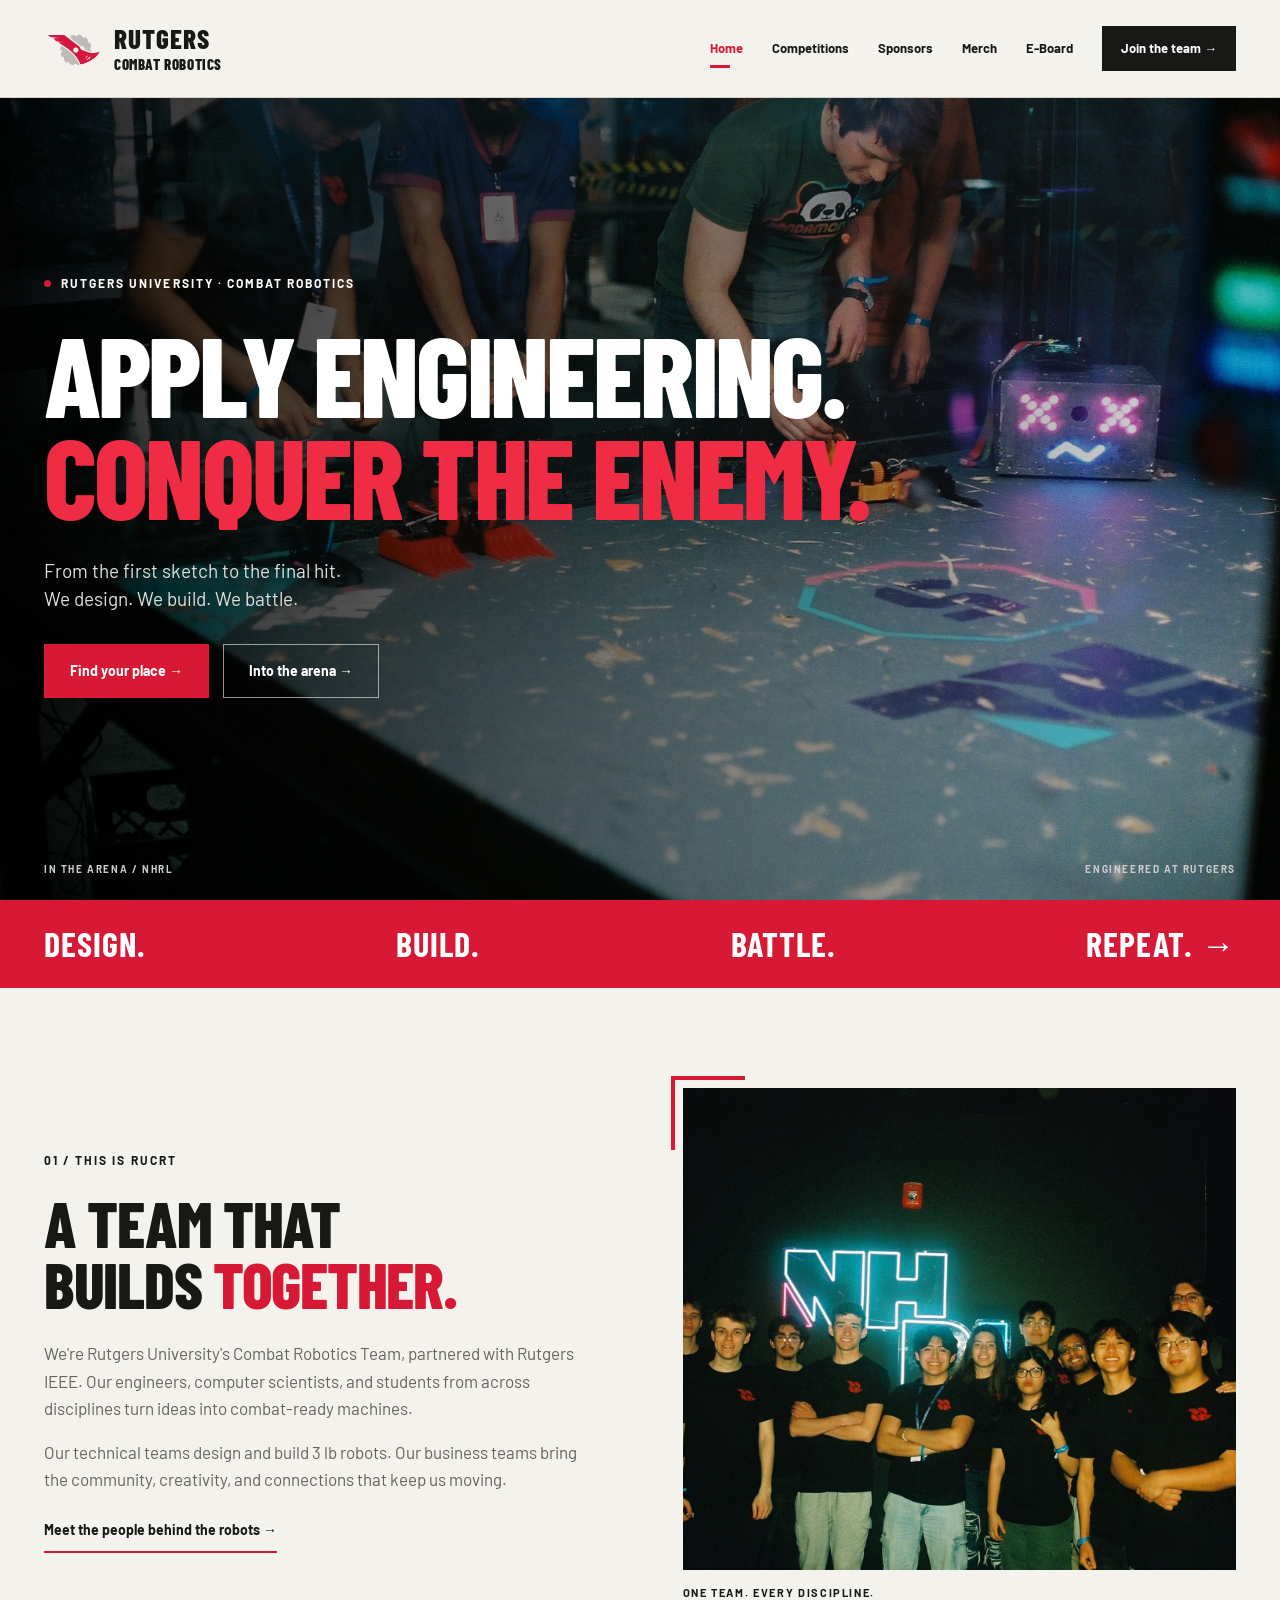
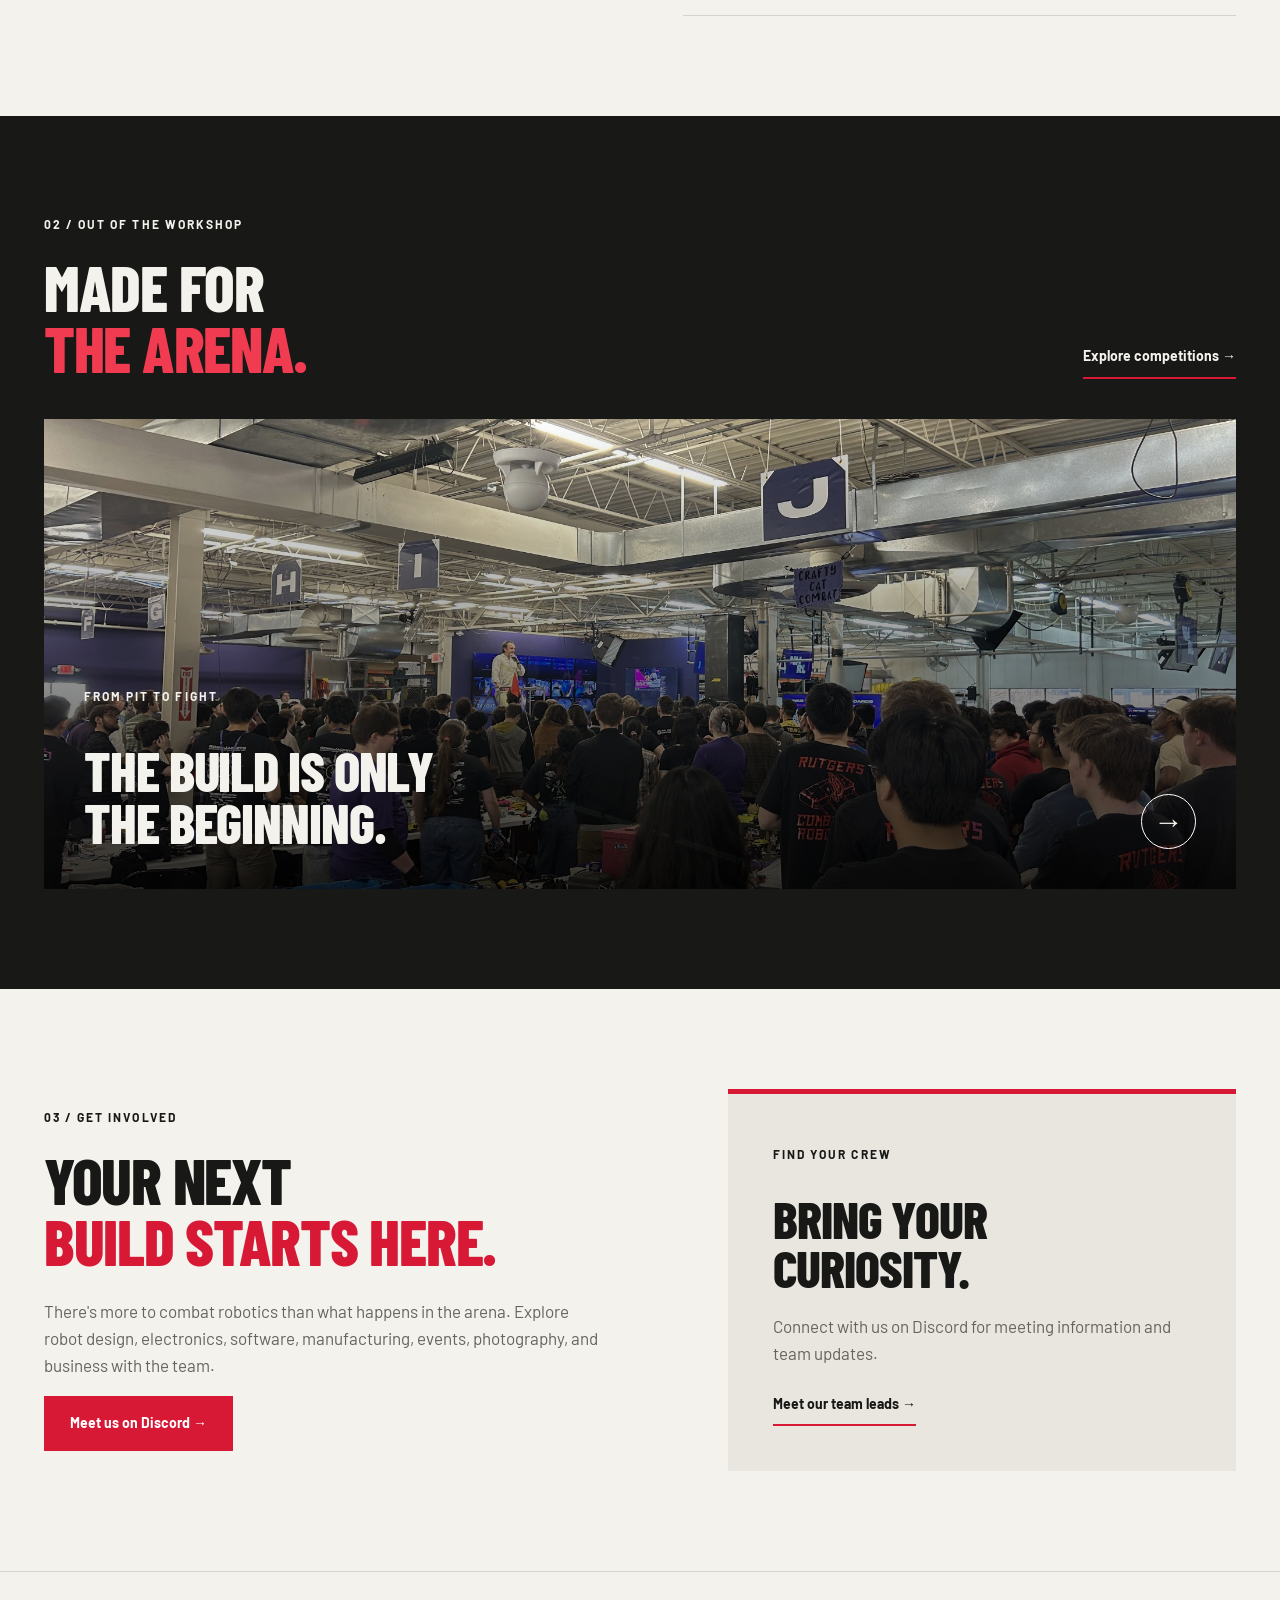
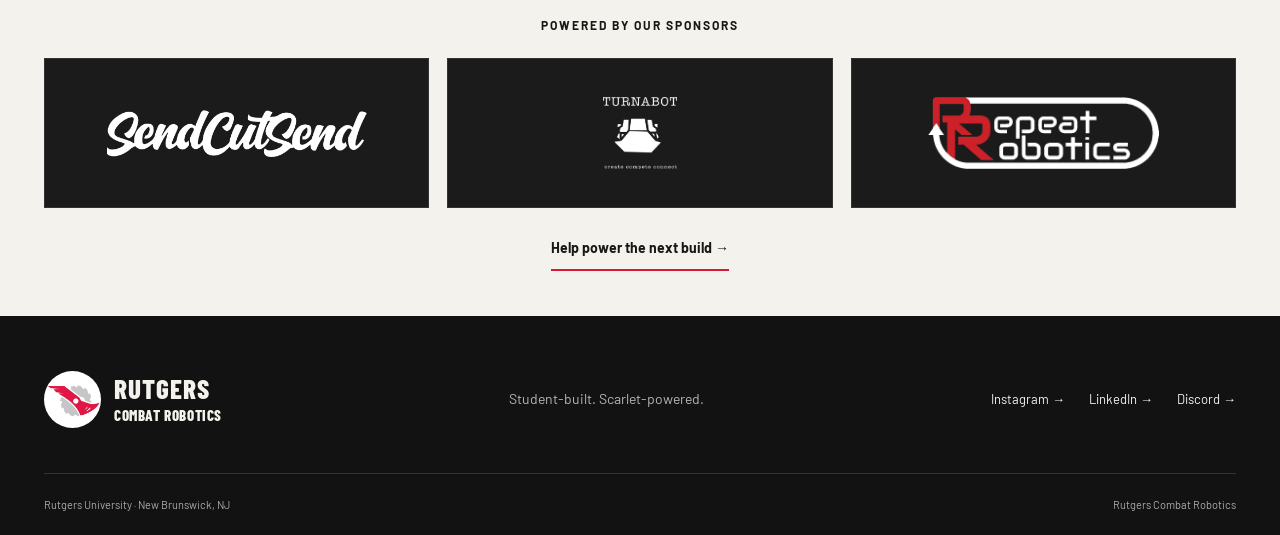
<file: index.html>
<!doctype html>
<html lang="en">
  <head>
    <meta charset="utf-8" />
    <meta name="viewport" content="width=device-width, initial-scale=1" />
    <title>Built to battle | Rutgers Combat Robotics</title>
    <meta
      name="description"
      content="Rutgers University's student combat robotics team. Meet our team, explore competitions, and support our next build."
    />
    <link rel="icon" href="RUCRTlogo.jpg" />
    <link rel="stylesheet" href="style.css" />
    <script src="content.js" defer></script>
    <script src="script.js" defer></script>
  </head>
  <body>
    <a class="skip" href="#main">Skip to content</a>
    <header>
      <div class="wrap header-inner">
        <a class="brand" href="index.html" aria-label="Rutgers Combat Robotics home">
          <img src="RUCRTlogo.jpg" alt="" />
          <span>
            RUTGERS
            <span>COMBAT ROBOTICS</span>
          </span>
        </a>
        <button class="menu-toggle" aria-expanded="false" aria-controls="navigation">
          Menu
          <span>☰</span>
        </button>
        <nav id="navigation" aria-label="Main navigation">
          <a href="index.html" aria-current="page">Home</a>
          <a href="competitions.html">Competitions</a>
          <a href="sponsors.html">Sponsors</a>
          <a href="merch.html">Merch</a>
          <a href="eboard.html">E-Board</a>
          <a class="nav-join" href="index.html#join">Join the team →</a>
        </nav>
      </div>
    </header>
    <main id="main">
      <section class="hero">
        <img
          class="hero-image"
          src="NHRLFight.jpg"
          alt="Rutgers team members preparing combat robots in the NHRL arena"
          fetchpriority="high"
        />
        <div class="wrap hero-content">
          <p class="eyebrow">
            <span class="dot"></span>
            RUTGERS UNIVERSITY · COMBAT ROBOTICS
          </p>
          <h1>
            APPLY ENGINEERING.
            <br />
            <span>CONQUER THE ENEMY.</span>
          </h1>
          <p>
            From the first sketch to the final hit.
            <br />
            We design. We build. We battle.
          </p>
          <div class="actions">
            <a class="button" href="#join">Find your place →</a>
            <a class="button outline" href="competitions.html">Into the arena →</a>
          </div>
        </div>
        <div class="hero-caption">
          <span>IN THE ARENA / NHRL</span>
          <span>ENGINEERED AT RUTGERS</span>
        </div>
      </section>
      <div class="scarlet-strip">
        <div class="wrap">
          <span>DESIGN.</span>
          <span>BUILD.</span>
          <span>BATTLE.</span>
          <span>REPEAT. →</span>
        </div>
      </div>
      <section class="section wrap about-grid">
        <div>
          <p class="eyebrow">01 / THIS IS RUCRT</p>
          <h2>
            A TEAM THAT
            <br />
            BUILDS
            <em>TOGETHER.</em>
          </h2>
          <p>
            We're Rutgers University's Combat Robotics Team, partnered with Rutgers IEEE. Our
            engineers, computer scientists, and students from across disciplines turn ideas into
            combat-ready machines.
          </p>
          <p>
            Our technical teams design and build 3 lb robots. Our business teams bring the
            community, creativity, and connections that keep us moving.
          </p>
          <a class="text-link" href="eboard.html">Meet the people behind the robots →</a>
        </div>
        <figure class="photo-frame">
          <img
            src="NHRLGroup.jpg"
            alt="Rutgers Combat Robotics team together at NHRL"
            loading="lazy"
          />
          <figcaption>ONE TEAM. EVERY DISCIPLINE.</figcaption>
        </figure>
      </section>
      <section class="dark-section">
        <div class="wrap section">
          <div class="section-heading">
            <div>
              <p class="eyebrow">02 / OUT OF THE WORKSHOP</p>
              <h2>
                MADE FOR
                <br />
                <em>THE ARENA.</em>
              </h2>
            </div>
            <a class="text-link" href="competitions.html">Explore competitions →</a>
          </div>
          <a class="arena-feature" href="competitions.html">
            <img
              src="NHRLPit1.jpg"
              alt="Rutgers members in the busy competition pits"
              loading="lazy"
            />
            <div>
              <span class="eyebrow">FROM PIT TO FIGHT</span>
              <h3>
                THE BUILD IS ONLY
                <br />
                THE BEGINNING.
              </h3>
              <span class="round-arrow">→</span>
            </div>
          </a>
        </div>
      </section>
      <section class="section wrap join-grid" id="join">
        <div>
          <p class="eyebrow">03 / GET INVOLVED</p>
          <h2>
            YOUR NEXT
            <br />
            <em>BUILD STARTS HERE.</em>
          </h2>
          <p>
            There's more to combat robotics than what happens in the arena. Explore robot design,
            electronics, software, manufacturing, events, photography, and business with the team.
          </p>
          <a class="button" data-link="joinUrl">Meet us on Discord →</a>
        </div>
        <div class="join-panel">
          <span class="eyebrow">FIND YOUR CREW</span>
          <h3>
            BRING YOUR
            <br />
            CURIOSITY.
          </h3>
          <p>Connect with us on Discord for meeting information and team updates.</p>
          <dl id="meeting-details"></dl>
          <a class="text-link" href="eboard.html">Meet our team leads →</a>
        </div>
      </section>
      <section class="powered">
        <div class="wrap">
          <p class="eyebrow">POWERED BY OUR SPONSORS</p>
          <div class="sponsor-logos">
            <a href="https://sendcutsend.com/" target="_blank" rel="noopener noreferrer">
              <img src="logo-SendCutSend.png" alt="SendCutSend" />
            </a>
            <a href="https://turnabot.com/" target="_blank" rel="noopener noreferrer">
              <img src="logo-Turnabot.png" alt="Turnabot" />
            </a>
            <a href="https://repeat-robotics.com/" target="_blank" rel="noopener noreferrer">
              <img src="logo-RepeatRobotics.png" alt="Repeat Robotics" />
            </a>
          </div>
          <a class="text-link" href="sponsors.html">Help power the next build →</a>
        </div>
      </section>
    </main>
    <footer>
      <div class="wrap footer-grid">
        <a class="brand" href="index.html">
          <img src="RUCRTlogo.jpg" alt="" />
          <span>
            RUTGERS
            <span>COMBAT ROBOTICS</span>
          </span>
        </a>
        <p>Student-built. Scarlet-powered.</p>
        <div class="socials">
          <a data-link="instagram">Instagram →</a>
          <a data-link="linkedin">LinkedIn →</a>
          <a data-link="joinUrl">Discord →</a>
        </div>
      </div>
      <div class="wrap footer-bottom">
        <span>Rutgers University · New Brunswick, NJ</span>
        <span>Rutgers Combat Robotics</span>
      </div>
    </footer>
  </body>
</html>
</file>
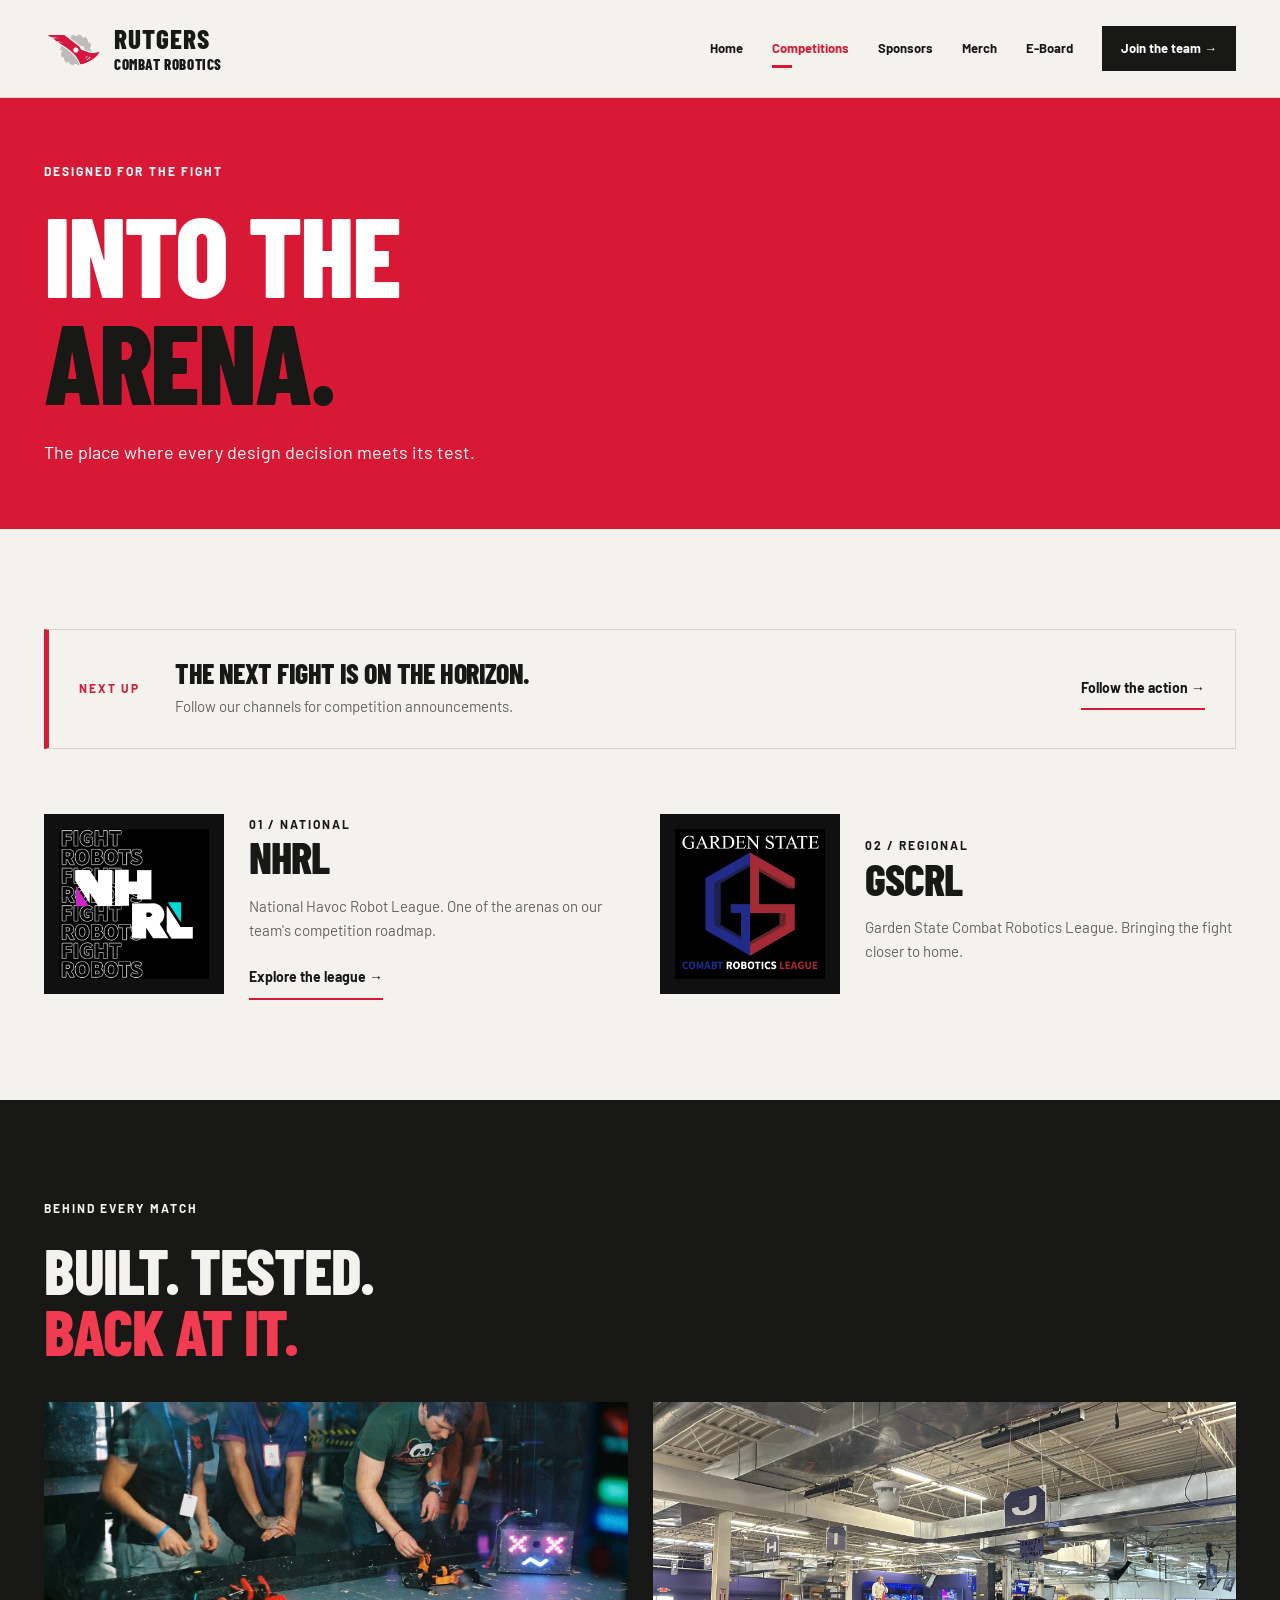
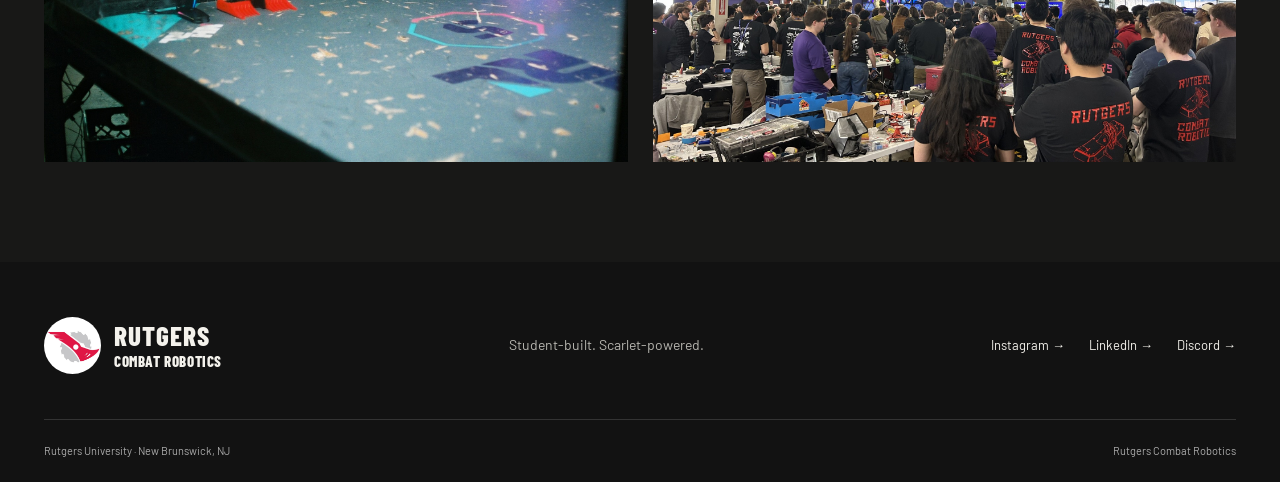
<file: competitions.html>
<!doctype html>
<html lang="en">
  <head>
    <meta charset="utf-8" />
    <meta name="viewport" content="width=device-width, initial-scale=1" />
    <title>Competitions | Rutgers Combat Robotics</title>
    <meta
      name="description"
      content="Rutgers University's student combat robotics team. Meet our team, explore competitions, and support our next build."
    />
    <link rel="icon" href="RUCRTlogo.jpg" />
    <link rel="stylesheet" href="style.css" />
    <script src="content.js" defer></script>
    <script src="script.js" defer></script>
  </head>
  <body>
    <a class="skip" href="#main">Skip to content</a>
    <header>
      <div class="wrap header-inner">
        <a class="brand" href="index.html" aria-label="Rutgers Combat Robotics home">
          <img src="RUCRTlogo.jpg" alt="" />
          <span>
            RUTGERS
            <span>COMBAT ROBOTICS</span>
          </span>
        </a>
        <button class="menu-toggle" aria-expanded="false" aria-controls="navigation">
          Menu
          <span>☰</span>
        </button>
        <nav id="navigation" aria-label="Main navigation">
          <a href="index.html">Home</a>
          <a href="competitions.html" aria-current="page">Competitions</a>
          <a href="sponsors.html">Sponsors</a>
          <a href="merch.html">Merch</a>
          <a href="eboard.html">E-Board</a>
          <a class="nav-join" href="index.html#join">Join the team →</a>
        </nav>
      </div>
    </header>
    <main id="main">
      <section class="page-intro">
        <div class="wrap">
          <p class="eyebrow">DESIGNED FOR THE FIGHT</p>
          <h1>
            INTO THE
            <br />
            <em>ARENA.</em>
          </h1>
          <p class="intro-description">The place where every design decision meets its test.</p>
        </div>
      </section>
      <section class="wrap section">
        <div class="event-banner">
          <span class="eyebrow">NEXT UP</span>
          <div id="next-event">
            <h3>THE NEXT FIGHT IS ON THE HORIZON.</h3>
            <p>Follow our channels for competition announcements.</p>
          </div>
          <a class="text-link" data-link="instagram">Follow the action →</a>
        </div>
        <div class="league-grid">
          <article class="league">
            <div class="league-image"><img src="NHRLlogo.png" alt="NHRL" /></div>
            <div>
              <span class="eyebrow">01 / NATIONAL</span>
              <h2>NHRL</h2>
              <p>
                National Havoc Robot League. One of the arenas on our team's competition roadmap.
              </p>
              <a
                class="text-link"
                href="https://www.nhrl.io/"
                target="_blank"
                rel="noopener noreferrer"
              >
                Explore the league →
              </a>
            </div>
          </article>
          <article class="league">
            <div class="league-image">
              <img src="GSCRLlogo.png" alt="Garden State Combat Robotics League" />
            </div>
            <div>
              <span class="eyebrow">02 / REGIONAL</span>
              <h2>GSCRL</h2>
              <p>Garden State Combat Robotics League. Bringing the fight closer to home.</p>
            </div>
          </article>
        </div>
      </section>
      <section class="dark-section">
        <div class="wrap section">
          <div class="section-heading">
            <div>
              <p class="eyebrow">BEHIND EVERY MATCH</p>
              <h2>
                BUILT. TESTED.
                <br />
                <em>BACK AT IT.</em>
              </h2>
            </div>
          </div>
          <div class="gallery-two">
            <img
              src="NHRLFight.jpg"
              alt="Robots being prepared inside the NHRL arena"
              loading="lazy"
            />
            <img src="NHRLPit1.jpg" alt="The competition pit area" loading="lazy" />
          </div>
          <div id="robot-roster"></div>
        </div>
      </section>
    </main>
    <footer>
      <div class="wrap footer-grid">
        <a class="brand" href="index.html">
          <img src="RUCRTlogo.jpg" alt="" />
          <span>
            RUTGERS
            <span>COMBAT ROBOTICS</span>
          </span>
        </a>
        <p>Student-built. Scarlet-powered.</p>
        <div class="socials">
          <a data-link="instagram">Instagram →</a>
          <a data-link="linkedin">LinkedIn →</a>
          <a data-link="joinUrl">Discord →</a>
        </div>
      </div>
      <div class="wrap footer-bottom">
        <span>Rutgers University · New Brunswick, NJ</span>
        <span>Rutgers Combat Robotics</span>
      </div>
    </footer>
  </body>
</html>
</file>
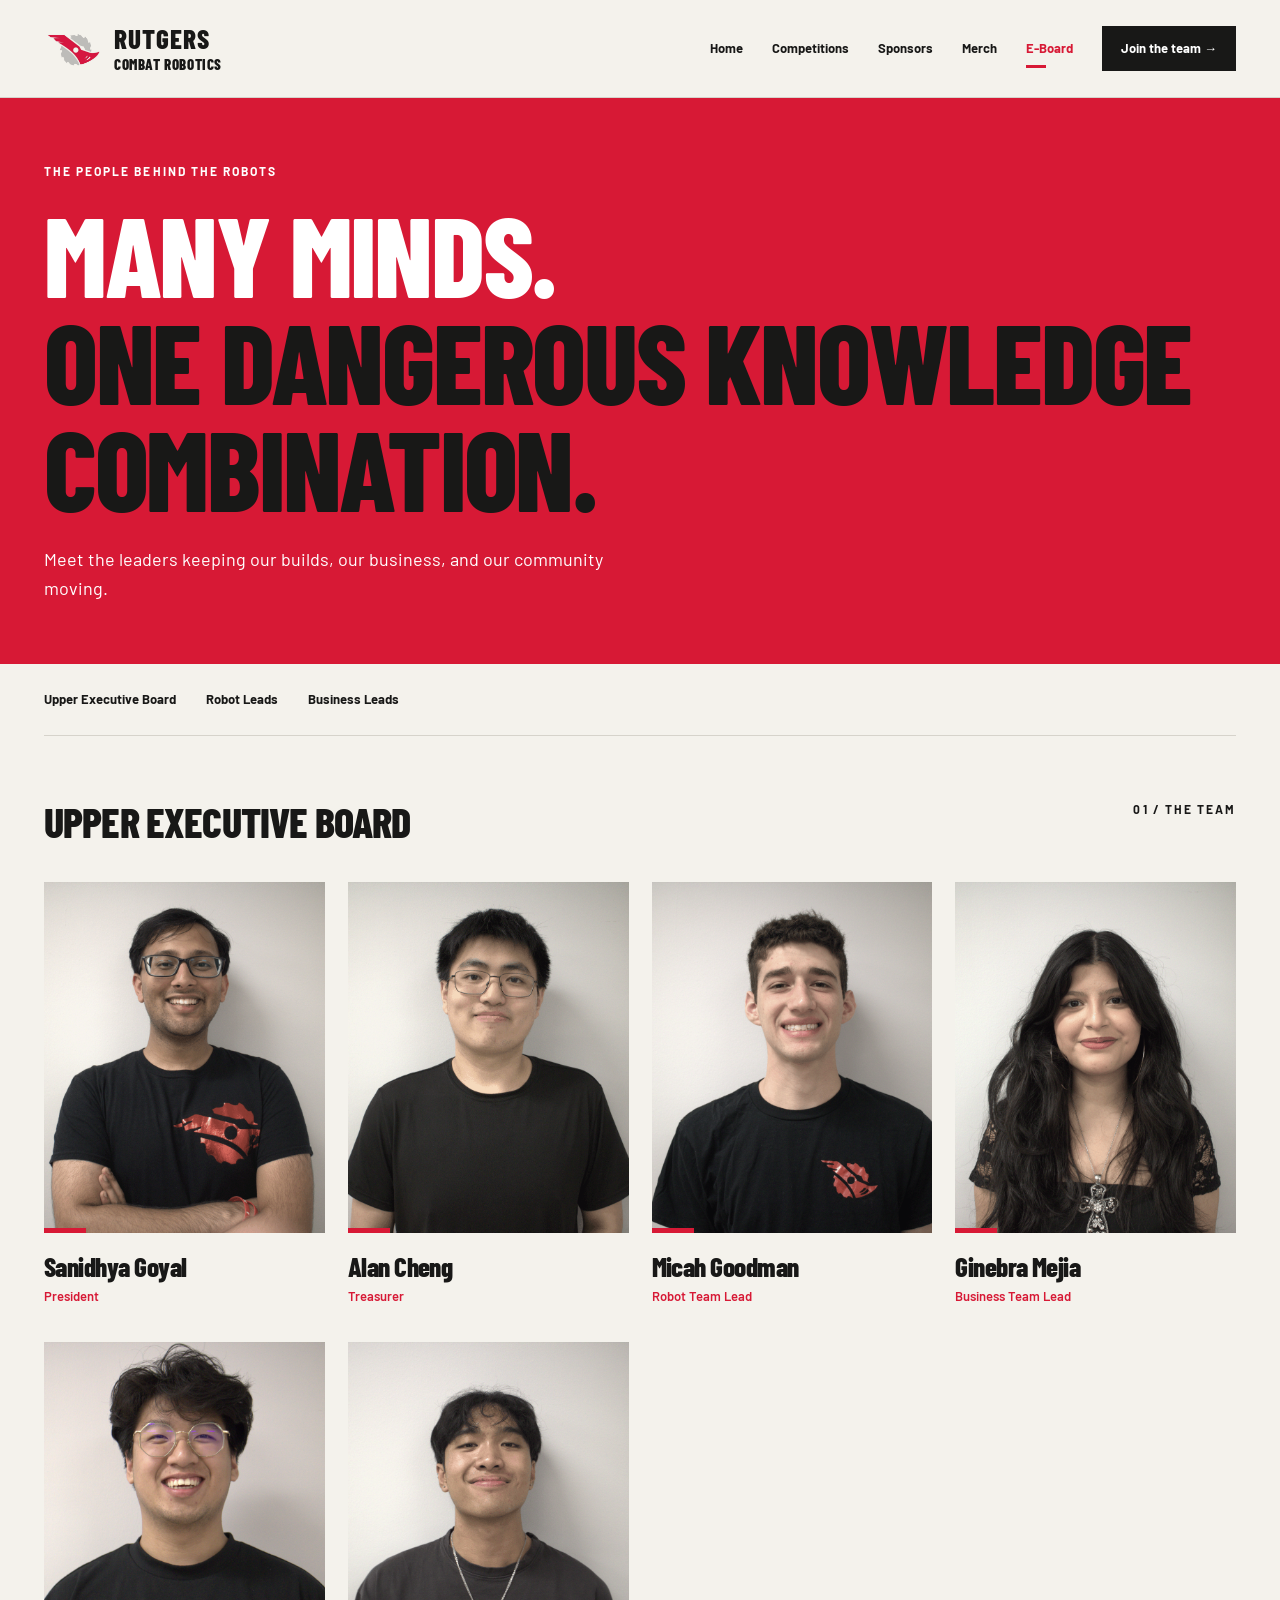
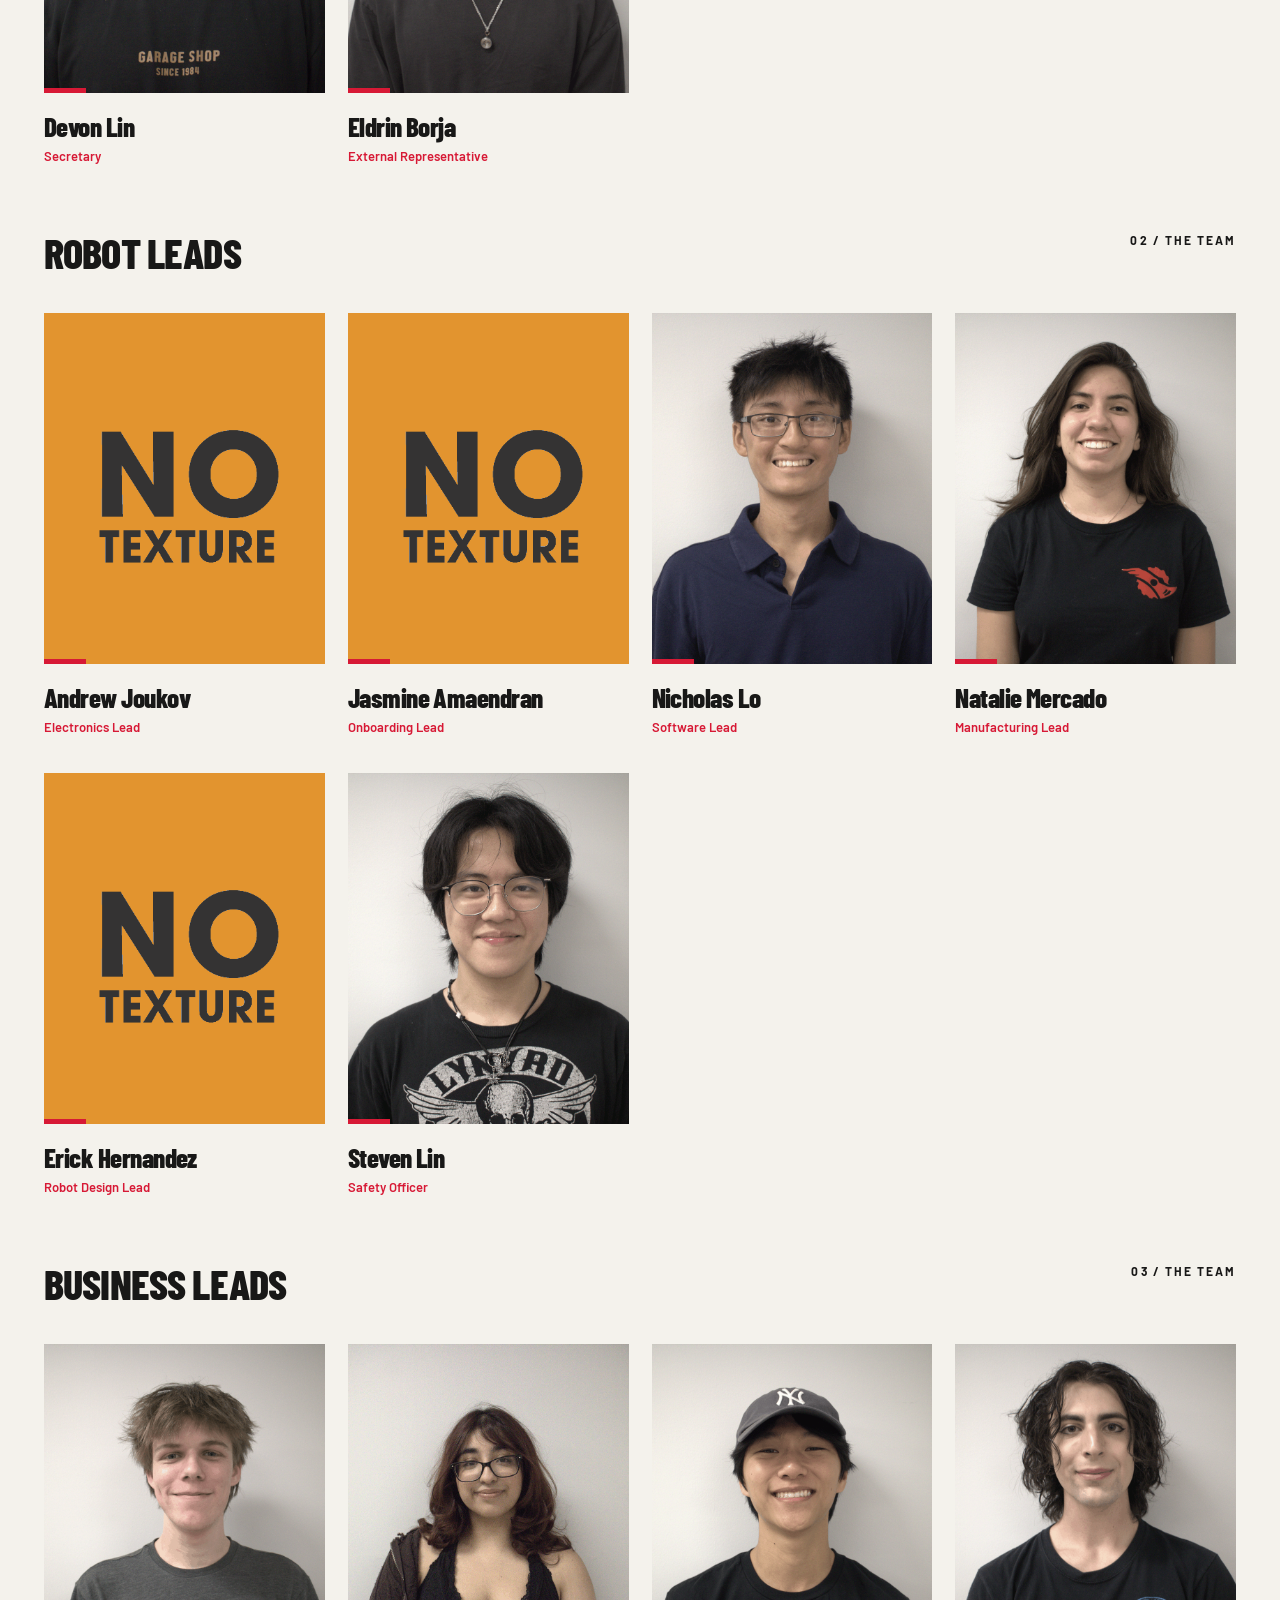
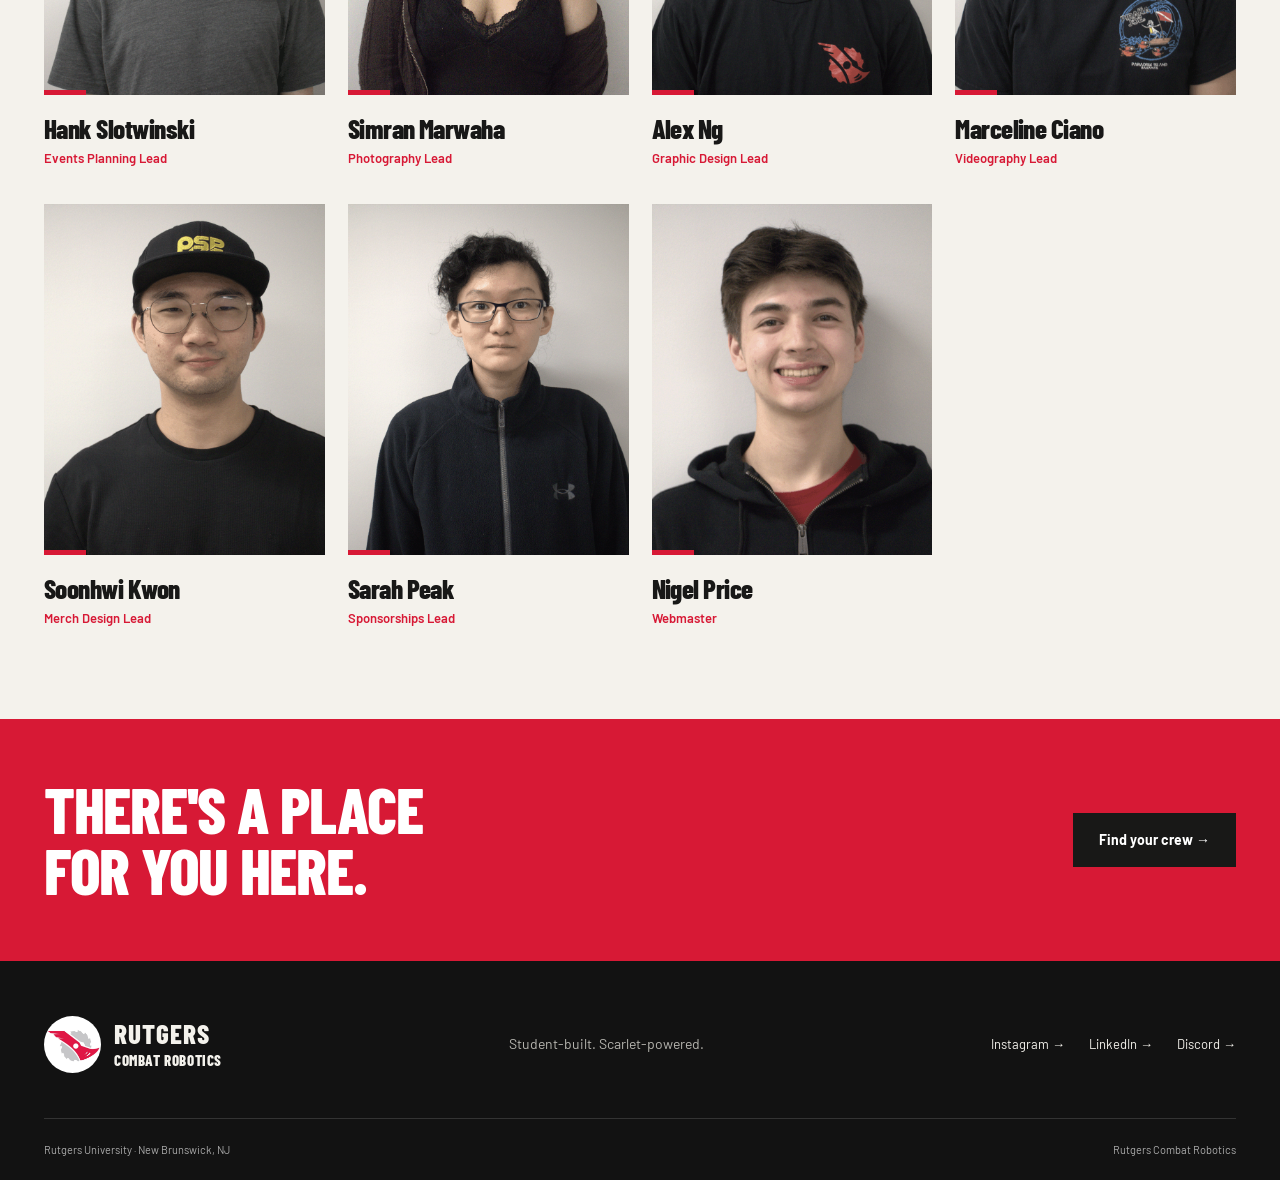
<file: eboard.html>
<!doctype html>
<html lang="en">
  <head>
    <meta charset="utf-8" />
    <meta name="viewport" content="width=device-width, initial-scale=1" />
    <title>Meet the team | Rutgers Combat Robotics</title>
    <meta
      name="description"
      content="Rutgers University's student combat robotics team. Meet our team, explore competitions, and support our next build."
    />
    <link rel="icon" href="RUCRTlogo.jpg" />
    <link rel="stylesheet" href="style.css" />
    <script src="content.js" defer></script>
    <script src="script.js" defer></script>
  </head>
  <body>
    <a class="skip" href="#main">Skip to content</a>
    <header>
      <div class="wrap header-inner">
        <a class="brand" href="index.html" aria-label="Rutgers Combat Robotics home">
          <img src="RUCRTlogo.jpg" alt="" />
          <span>
            RUTGERS
            <span>COMBAT ROBOTICS</span>
          </span>
        </a>
        <button class="menu-toggle" aria-expanded="false" aria-controls="navigation">
          Menu
          <span>☰</span>
        </button>
        <nav id="navigation" aria-label="Main navigation">
          <a href="index.html">Home</a>
          <a href="competitions.html">Competitions</a>
          <a href="sponsors.html">Sponsors</a>
          <a href="merch.html">Merch</a>
          <a href="eboard.html" aria-current="page">E-Board</a>
          <a class="nav-join" href="index.html#join">Join the team →</a>
        </nav>
      </div>
    </header>
    <main id="main">
      <section class="page-intro">
        <div class="wrap">
          <p class="eyebrow">THE PEOPLE BEHIND THE ROBOTS</p>
          <h1>
            MANY MINDS.
            <br />
            <em>ONE DANGEROUS KNOWLEDGE COMBINATION.</em>
          </h1>
          <p class="intro-description">
            Meet the leaders keeping our builds, our business, and our community moving.
          </p>
        </div>
      </section>
      <section class="wrap board-section">
        <div class="board-tabs" aria-label="Jump to a team group"></div>
        <div id="board"></div>
      </section>
      <section class="red-callout">
        <div class="wrap">
          <h2>
            THERE'S A PLACE
            <br />
            FOR YOU HERE.
          </h2>
          <a class="button black-button" href="index.html#join">Find your crew →</a>
        </div>
      </section>
    </main>
    <footer>
      <div class="wrap footer-grid">
        <a class="brand" href="index.html">
          <img src="RUCRTlogo.jpg" alt="" />
          <span>
            RUTGERS
            <span>COMBAT ROBOTICS</span>
          </span>
        </a>
        <p>Student-built. Scarlet-powered.</p>
        <div class="socials">
          <a data-link="instagram">Instagram →</a>
          <a data-link="linkedin">LinkedIn →</a>
          <a data-link="joinUrl">Discord →</a>
        </div>
      </div>
      <div class="wrap footer-bottom">
        <span>Rutgers University · New Brunswick, NJ</span>
        <span>Rutgers Combat Robotics</span>
      </div>
    </footer>
  </body>
</html>
</file>
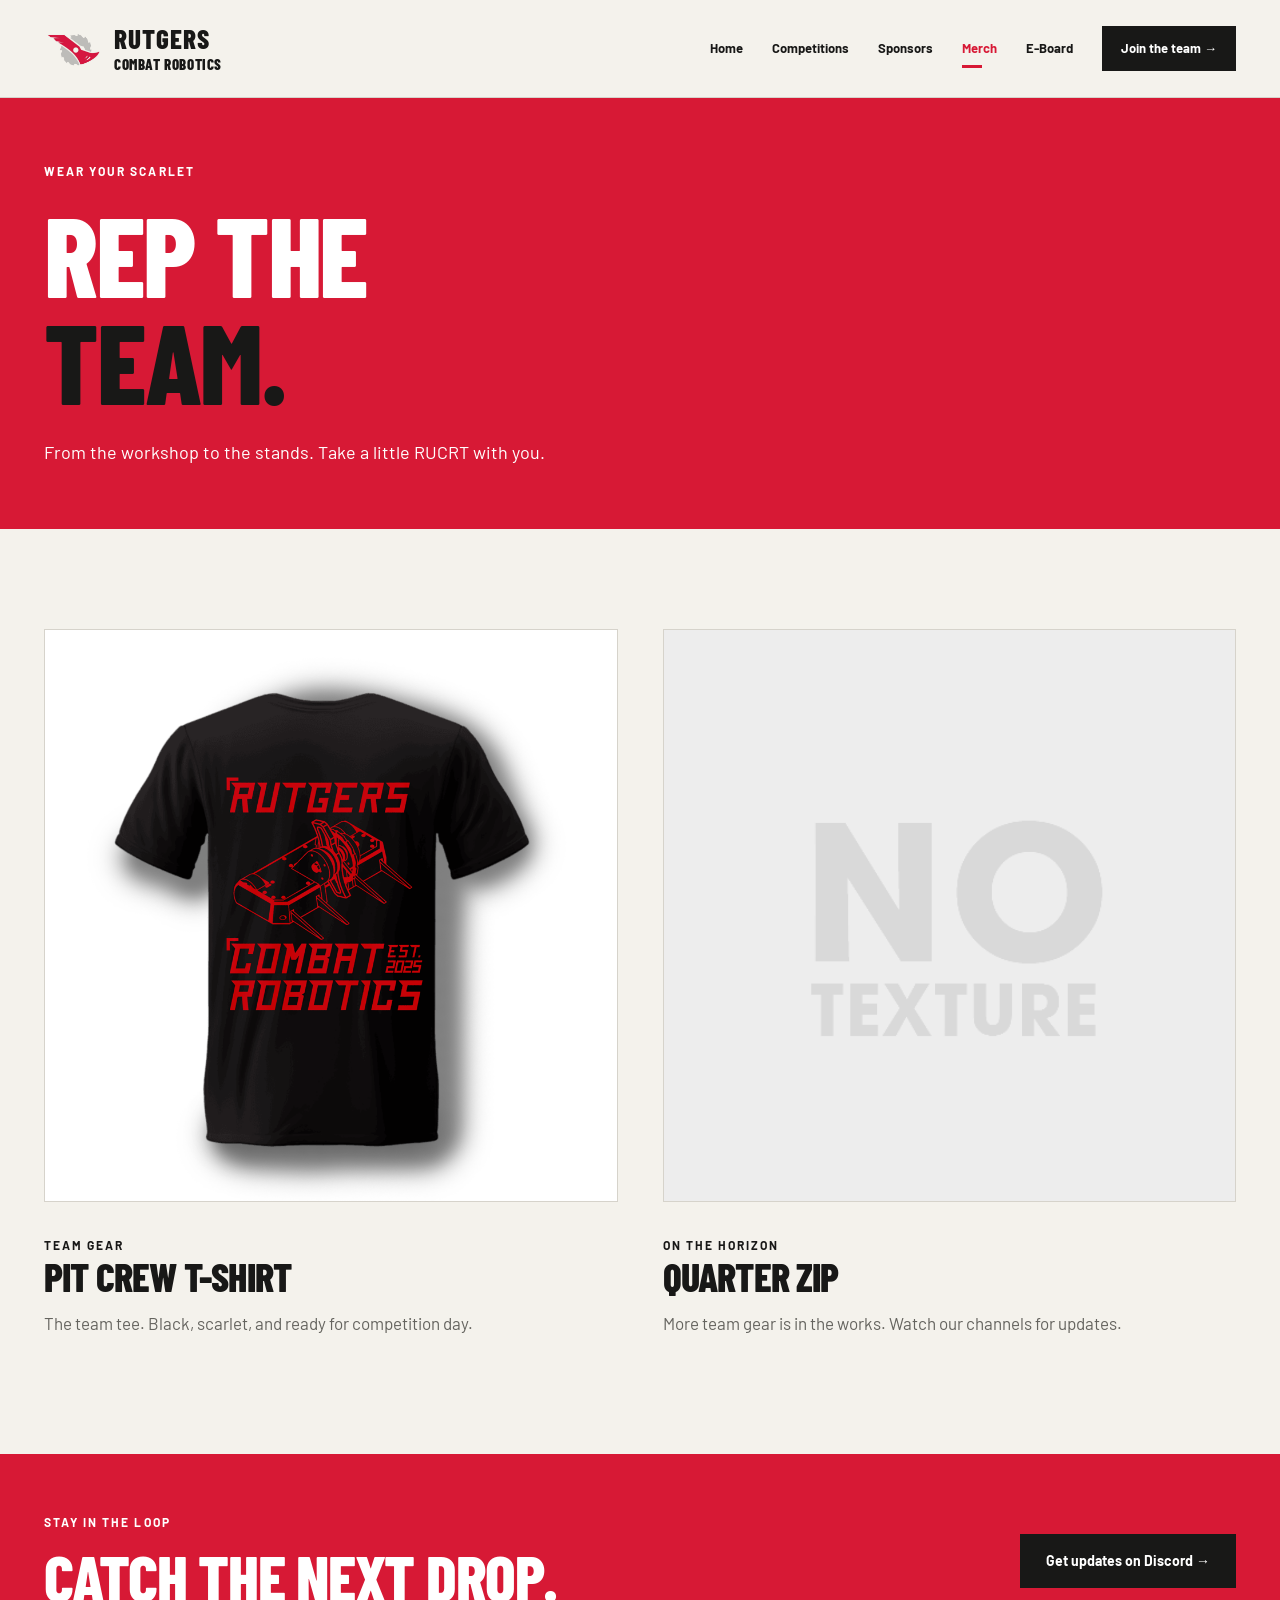
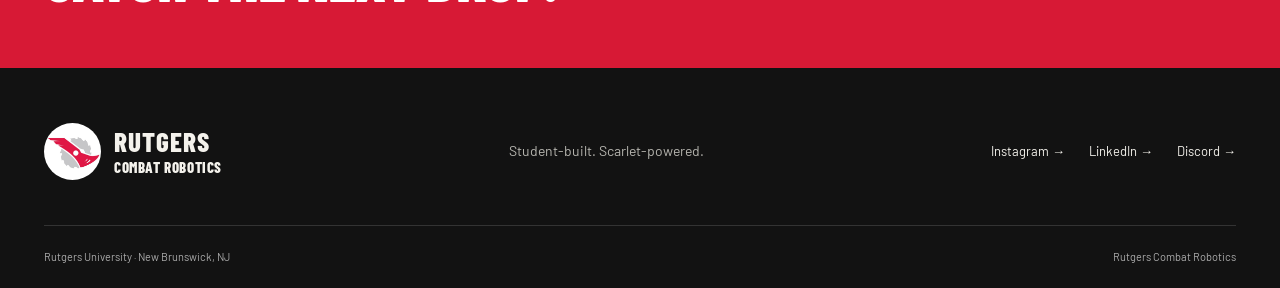
<file: merch.html>
<!doctype html>
<html lang="en">
  <head>
    <meta charset="utf-8" />
    <meta name="viewport" content="width=device-width, initial-scale=1" />
    <title>Team gear | Rutgers Combat Robotics</title>
    <meta
      name="description"
      content="Rutgers University's student combat robotics team. Meet our team, explore competitions, and support our next build."
    />
    <link rel="icon" href="RUCRTlogo.jpg" />
    <link rel="stylesheet" href="style.css" />
    <script src="content.js" defer></script>
    <script src="script.js" defer></script>
  </head>
  <body>
    <a class="skip" href="#main">Skip to content</a>
    <header>
      <div class="wrap header-inner">
        <a class="brand" href="index.html" aria-label="Rutgers Combat Robotics home">
          <img src="RUCRTlogo.jpg" alt="" />
          <span>
            RUTGERS
            <span>COMBAT ROBOTICS</span>
          </span>
        </a>
        <button class="menu-toggle" aria-expanded="false" aria-controls="navigation">
          Menu
          <span>☰</span>
        </button>
        <nav id="navigation" aria-label="Main navigation">
          <a href="index.html">Home</a>
          <a href="competitions.html">Competitions</a>
          <a href="sponsors.html">Sponsors</a>
          <a href="merch.html" aria-current="page">Merch</a>
          <a href="eboard.html">E-Board</a>
          <a class="nav-join" href="index.html#join">Join the team →</a>
        </nav>
      </div>
    </header>
    <main id="main">
      <section class="page-intro">
        <div class="wrap">
          <p class="eyebrow">WEAR YOUR SCARLET</p>
          <h1>
            REP THE
            <br />
            <em>TEAM.</em>
          </h1>
          <p class="intro-description">
            From the workshop to the stands. Take a little RUCRT with you.
          </p>
        </div>
      </section>
      <section class="section wrap merch-grid">
        <article class="product">
          <div class="product-image">
            <img
              src="PitShirt.png"
              alt="Black Rutgers Combat Robotics pit crew shirt with red robot design"
            />
          </div>
          <div class="product-copy">
            <span class="eyebrow">TEAM GEAR</span>
            <h2>PIT CREW T-SHIRT</h2>
            <p>The team tee. Black, scarlet, and ready for competition day.</p>
            <div id="merch-details"></div>
          </div>
        </article>
        <article class="product">
          <div class="product-image placeholder-image">
            <img id="quarter-image" src="NoTexture.png" alt="Quarter zip image placeholder" />
          </div>
          <div class="product-copy">
            <span class="eyebrow">ON THE HORIZON</span>
            <h2>QUARTER ZIP</h2>
            <p>More team gear is in the works. Watch our channels for updates.</p>
          </div>
        </article>
      </section>
      <section class="red-callout">
        <div class="wrap">
          <div>
            <p class="eyebrow">STAY IN THE LOOP</p>
            <h2>CATCH THE NEXT DROP.</h2>
          </div>
          <a class="button black-button" data-link="joinUrl">Get updates on Discord →</a>
        </div>
      </section>
    </main>
    <footer>
      <div class="wrap footer-grid">
        <a class="brand" href="index.html">
          <img src="RUCRTlogo.jpg" alt="" />
          <span>
            RUTGERS
            <span>COMBAT ROBOTICS</span>
          </span>
        </a>
        <p>Student-built. Scarlet-powered.</p>
        <div class="socials">
          <a data-link="instagram">Instagram →</a>
          <a data-link="linkedin">LinkedIn →</a>
          <a data-link="joinUrl">Discord →</a>
        </div>
      </div>
      <div class="wrap footer-bottom">
        <span>Rutgers University · New Brunswick, NJ</span>
        <span>Rutgers Combat Robotics</span>
      </div>
    </footer>
  </body>
</html>
</file>
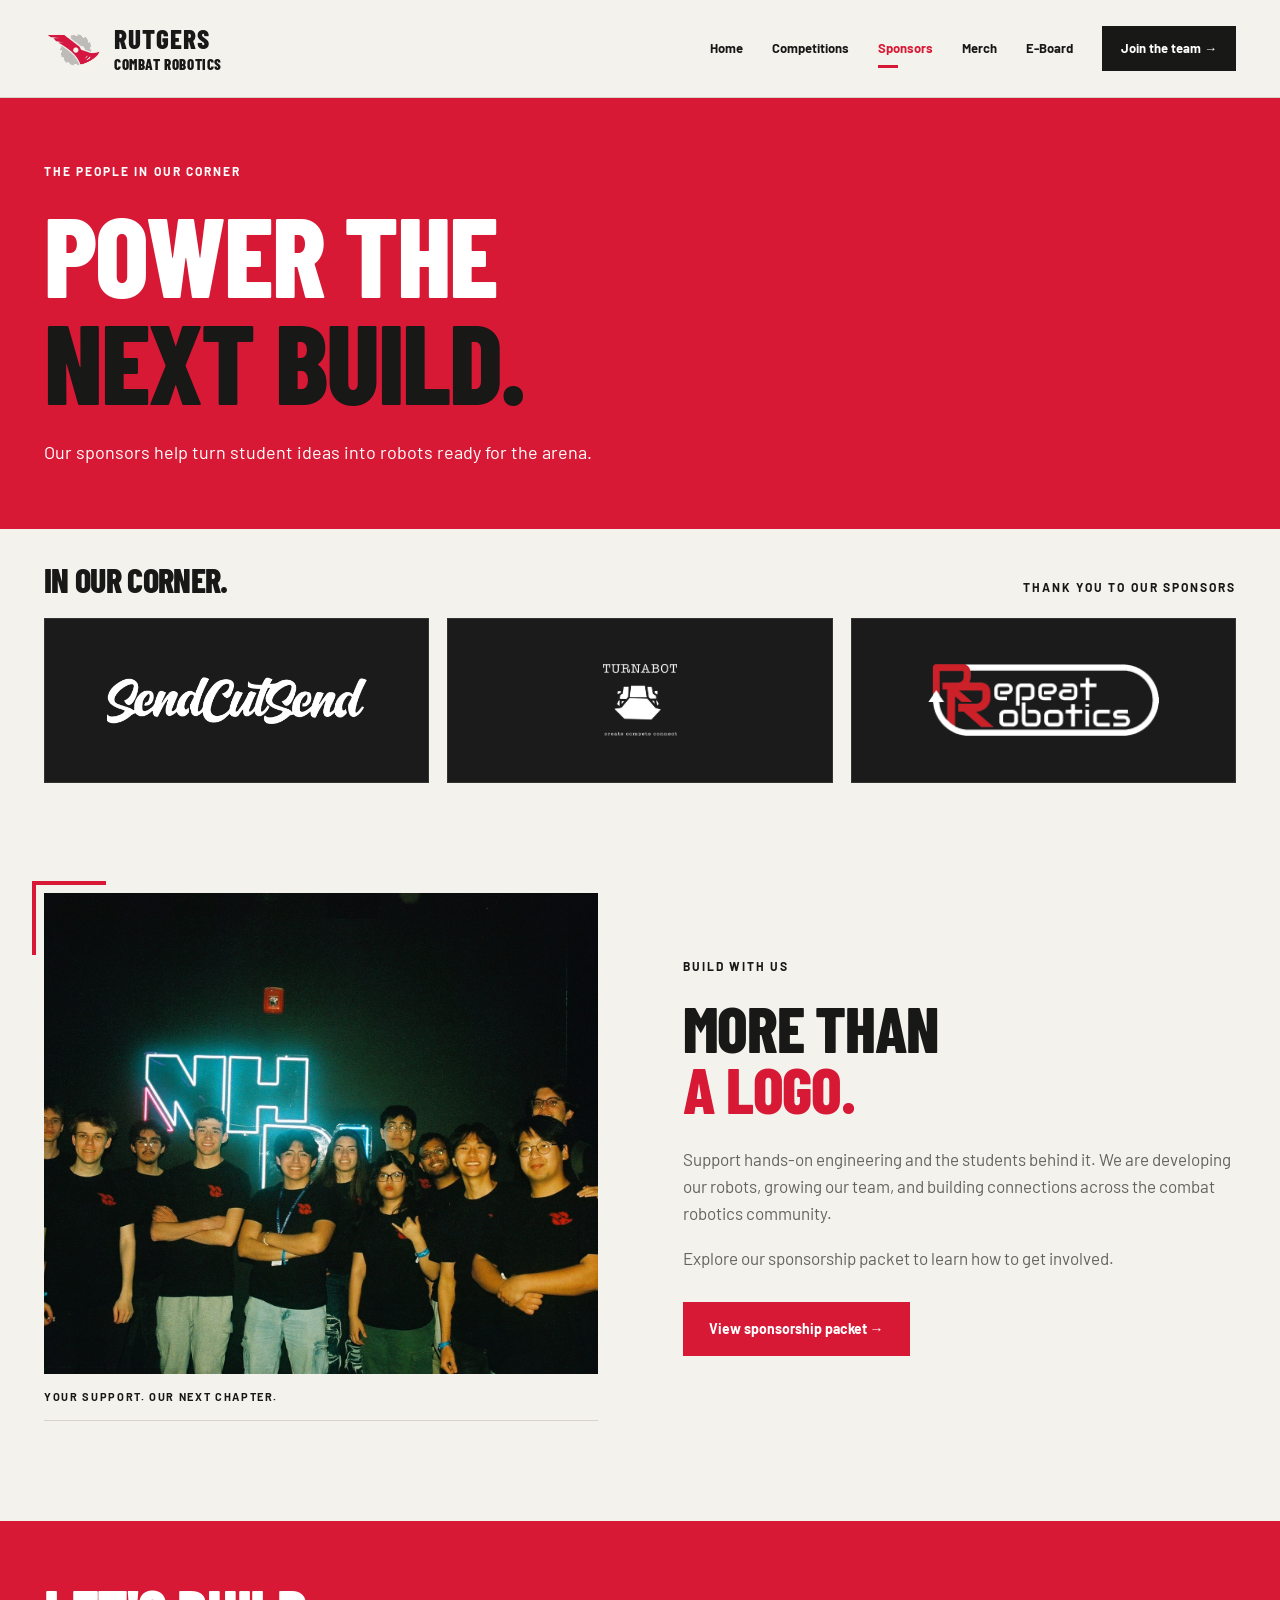
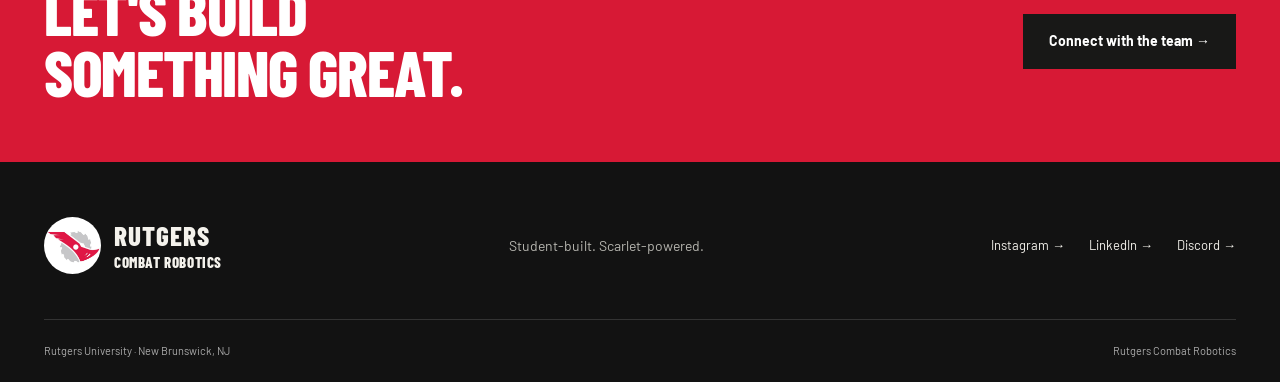
<file: sponsors.html>
<!doctype html>
<html lang="en">
  <head>
    <meta charset="utf-8" />
    <meta name="viewport" content="width=device-width, initial-scale=1" />
    <title>Our sponsors | Rutgers Combat Robotics</title>
    <meta
      name="description"
      content="Rutgers University's student combat robotics team. Meet our team, explore competitions, and support our next build."
    />
    <link rel="icon" href="RUCRTlogo.jpg" />
    <link rel="stylesheet" href="style.css" />
    <script src="content.js" defer></script>
    <script src="script.js" defer></script>
  </head>
  <body>
    <a class="skip" href="#main">Skip to content</a>
    <header>
      <div class="wrap header-inner">
        <a class="brand" href="index.html" aria-label="Rutgers Combat Robotics home">
          <img src="RUCRTlogo.jpg" alt="" />
          <span>
            RUTGERS
            <span>COMBAT ROBOTICS</span>
          </span>
        </a>
        <button class="menu-toggle" aria-expanded="false" aria-controls="navigation">
          Menu
          <span>☰</span>
        </button>
        <nav id="navigation" aria-label="Main navigation">
          <a href="index.html">Home</a>
          <a href="competitions.html">Competitions</a>
          <a href="sponsors.html" aria-current="page">Sponsors</a>
          <a href="merch.html">Merch</a>
          <a href="eboard.html">E-Board</a>
          <a class="nav-join" href="index.html#join">Join the team →</a>
        </nav>
      </div>
    </header>
    <main id="main">
      <section class="page-intro">
        <div class="wrap">
          <p class="eyebrow">THE PEOPLE IN OUR CORNER</p>
          <h1>
            POWER THE
            <br />
            <em>NEXT BUILD.</em>
          </h1>
          <p class="intro-description">
            Our sponsors help turn student ideas into robots ready for the arena.
          </p>
        </div>
      </section>
      <section class="wrap sponsor-first" aria-labelledby="sponsor-heading">
        <div class="section-heading">
          <h2 id="sponsor-heading">IN OUR CORNER.</h2>
          <span class="eyebrow">THANK YOU TO OUR SPONSORS</span>
        </div>
        <div class="sponsor-logos">
          <a href="https://sendcutsend.com/" target="_blank" rel="noopener noreferrer">
            <img src="logo-SendCutSend.png" alt="SendCutSend" />
          </a>
          <a href="https://turnabot.com/" target="_blank" rel="noopener noreferrer">
            <img src="logo-Turnabot.png" alt="Turnabot" />
          </a>
          <a href="https://repeat-robotics.com/" target="_blank" rel="noopener noreferrer">
            <img src="logo-RepeatRobotics.png" alt="Repeat Robotics" />
          </a>
        </div>
      </section>
      <section class="section wrap about-grid">
        <figure class="photo-frame">
          <img src="NHRLGroup.jpg" alt="The Rutgers team at a combat robotics competition" />
          <figcaption>YOUR SUPPORT. OUR NEXT CHAPTER.</figcaption>
        </figure>
        <div>
          <p class="eyebrow">BUILD WITH US</p>
          <h2>
            MORE THAN
            <br />
            <em>A LOGO.</em>
          </h2>
          <p>
            Support hands-on engineering and the students behind it. We are developing our robots,
            growing our team, and building connections across the combat robotics community.
          </p>
          <p>Explore our sponsorship packet to learn how to get involved.</p>
          <div class="actions" id="sponsor-actions"></div>
        </div>
      </section>
      <section class="red-callout">
        <div class="wrap">
          <h2>
            LET'S BUILD
            <br />
            SOMETHING GREAT.
          </h2>
          <a class="button black-button" data-link="linkedin">Connect with the team →</a>
        </div>
      </section>
    </main>
    <footer>
      <div class="wrap footer-grid">
        <a class="brand" href="index.html">
          <img src="RUCRTlogo.jpg" alt="" />
          <span>
            RUTGERS
            <span>COMBAT ROBOTICS</span>
          </span>
        </a>
        <p>Student-built. Scarlet-powered.</p>
        <div class="socials">
          <a data-link="instagram">Instagram →</a>
          <a data-link="linkedin">LinkedIn →</a>
          <a data-link="joinUrl">Discord →</a>
        </div>
      </div>
      <div class="wrap footer-bottom">
        <span>Rutgers University · New Brunswick, NJ</span>
        <span>Rutgers Combat Robotics</span>
      </div>
    </footer>
  </body>
</html>
</file>
<file: style.css>
@import url("https://fonts.googleapis.com/css2?family=Barlow+Condensed:wght@600;700;800;900&family=Barlow:wght@400;500;600;700&display=swap");
:root {
  --red: #d71935;
  --ink: #181817;
  --paper: #f4f2ec;
  --muted: #65645f;
  --line: #d6d3cb;
  --display: "Barlow Condensed", "Impact", "Arial Narrow", sans-serif;
  --body: "Barlow", Arial, sans-serif;
}
* {
  box-sizing: border-box;
}
html {
  scroll-behavior: smooth;
  scroll-padding-top: 100px;
}
body {
  margin: 0;
  background: var(--paper);
  color: var(--ink);
  font-family: var(--body);
  font-size: 17px;
  line-height: 1.6;
}
a {
  color: inherit;
  text-decoration: none;
}
button {
  font: inherit;
}
img {
  max-width: 100%;
  display: block;
}
figure {
  margin: 0;
}
h1,
h2,
h3,
p {
  margin-top: 0;
}
h1,
h2,
h3 {
  font-family: var(--display);
  font-weight: 800;
  line-height: 0.95;
  letter-spacing: -0.02em;
}
h1 {
  font-size: clamp(64px, 8.8vw, 126px);
  margin-bottom: 24px;
}
h2 {
  font-size: clamp(42px, 5vw, 68px);
  margin-bottom: 26px;
}
h3 {
  font-size: 32px;
}
em {
  color: var(--red);
  font-style: normal;
}
.wrap {
  width: min(1240px, calc(100% - 88px));
  margin-inline: auto;
}
.eyebrow {
  font-size: 12px;
  letter-spacing: 0.17em;
  font-weight: 700;
  line-height: 1.4;
  margin-bottom: 24px;
}
.section {
  padding-block: 100px;
}
.text-link {
  display: inline-block;
  font-size: 14px;
  font-weight: 700;
  padding: 9px 0;
  border-bottom: 2px solid var(--red);
}
.actions {
  display: flex;
  flex-wrap: wrap;
  gap: 14px;
  margin-top: 30px;
}
.button {
  display: inline-flex;
  align-items: center;
  justify-content: center;
  gap: 20px;
  padding: 15px 25px;
  background: var(--red);
  color: white;
  font-size: 14px;
  font-weight: 700;
  border: 1px solid var(--red);
  transition:
    background 0.2s,
    transform 0.2s;
}
.button:hover {
  background: #b40d27;
  transform: translateY(-2px);
}
.button.outline {
  border-color: #ffffff90;
  background: transparent;
}
.button.outline:hover {
  background: #ffffff20;
}
.black-button {
  background: var(--ink);
  border-color: var(--ink);
}
a:focus-visible,
button:focus-visible {
  outline: 3px solid #f49400;
  outline-offset: 5px;
}
.skip {
  position: fixed;
  top: -100px;
  left: 12px;
  padding: 12px;
  background: white;
  z-index: 20;
}
.skip:focus {
  top: 8px;
}
header {
  height: 98px;
  background: var(--paper);
  position: sticky;
  top: 0;
  z-index: 10;
  border-bottom: 1px solid var(--line);
}
.header-inner {
  height: 100%;
  display: flex;
  align-items: center;
  justify-content: space-between;
  gap: 24px;
}
.brand {
  display: flex;
  align-items: center;
  gap: 13px;
  flex-shrink: 0;
}
.brand img {
  width: 57px;
  height: 57px;
  object-fit: contain;
  mix-blend-mode: multiply;
}
.brand > span {
  font-family: var(--display);
  font-weight: 800;
  font-size: 27px;
  line-height: 0.95;
  letter-spacing: 0.035em;
}
.brand span span {
  display: block;
  font-size: 15px;
  letter-spacing: 0.04em;
  margin-top: 6px;
}
nav {
  display: flex;
  align-items: center;
  gap: 29px;
}
nav a {
  font-size: 13px;
  font-weight: 700;
  position: relative;
  padding-block: 14px;
}
nav a[aria-current] {
  color: var(--red);
}
nav a[aria-current]:after {
  content: "";
  position: absolute;
  bottom: 5px;
  left: 0;
  width: 20px;
  height: 3px;
  background: var(--red);
}
nav .nav-join {
  background: var(--ink);
  color: white;
  padding: 12px 19px;
}
.menu-toggle {
  display: none;
}
.hero {
  min-height: 670px;
  height: calc(100svh - 98px);
  max-height: 850px;
  position: relative;
  color: white;
  display: flex;
  align-items: center;
  isolation: isolate;
  background: #171c1d;
}
.hero-image {
  position: absolute;
  width: 100%;
  height: 100%;
  object-fit: cover;
  object-position: center 55%;
  z-index: -2;
}
.hero:after {
  content: "";
  position: absolute;
  inset: 0;
  background: linear-gradient(
    90deg,
    rgba(0, 0, 0, 0.86),
    rgba(0, 0, 0, 0.45) 55%,
    rgba(0, 0, 0, 0.12)
  );
  z-index: -1;
}
.hero h1 {
  font-size: clamp(70px, 8.8vw, 130px);
  line-height: 0.91;
  letter-spacing: -0.025em;
  margin: 30px 0;
}
.hero h1 span {
  color: #f02b44;
}
.hero-content {
  padding-bottom: 25px;
}
.hero-content > p:not(.eyebrow) {
  font-size: 19px;
  line-height: 1.5;
  color: #e0dfdc;
}
.hero .eyebrow {
  display: flex;
  align-items: center;
  gap: 10px;
}
.dot {
  width: 7px;
  height: 7px;
  background: var(--red);
  border-radius: 50%;
  display: inline-block;
}
.hero-caption {
  position: absolute;
  bottom: 23px;
  left: 44px;
  right: 44px;
  display: flex;
  justify-content: space-between;
  font-size: 10px;
  font-weight: 700;
  letter-spacing: 0.16em;
  color: #ccc;
}
.scarlet-strip {
  background: var(--red);
  color: white;
}
.scarlet-strip .wrap {
  display: flex;
  justify-content: space-between;
  font-family: var(--display);
  font-size: 34px;
  font-weight: 700;
  padding-block: 17px;
  letter-spacing: 0.03em;
}
.about-grid {
  display: grid;
  grid-template-columns: 1fr 1fr;
  align-items: center;
  gap: 85px;
}
.about-grid p:not(.eyebrow),
.join-grid > div > p:not(.eyebrow) {
  color: var(--muted);
  max-width: 560px;
}
.photo-frame img {
  width: 100%;
  aspect-ratio: 1.15;
  object-fit: cover;
}
.photo-frame {
  position: relative;
}
.photo-frame:before {
  content: "";
  position: absolute;
  left: -12px;
  top: -12px;
  width: 70px;
  height: 70px;
  border-left: 4px solid var(--red);
  border-top: 4px solid var(--red);
}
figcaption {
  font-size: 11px;
  letter-spacing: 0.15em;
  font-weight: 700;
  padding: 14px 0;
  border-bottom: 1px solid var(--line);
}
.dark-section {
  background: var(--ink);
  color: var(--paper);
}
.dark-section em {
  color: #f13b51;
}
.section-heading {
  display: flex;
  justify-content: space-between;
  align-items: end;
  gap: 24px;
  margin-bottom: 40px;
}
.section-heading h2 {
  margin-bottom: 0;
}
.arena-feature {
  height: 470px;
  position: relative;
  display: block;
  overflow: hidden;
}
.arena-feature > img {
  height: 100%;
  width: 100%;
  object-fit: cover;
  transition: transform 0.6s;
}
.arena-feature:hover > img {
  transform: scale(1.025);
}
.arena-feature > div {
  position: absolute;
  inset: 0;
  padding: 40px;
  display: flex;
  flex-direction: column;
  justify-content: end;
  background: linear-gradient(transparent, #000c);
}
.arena-feature h3 {
  font-size: 55px;
  margin: 15px 0 0;
}
.round-arrow {
  position: absolute;
  right: 40px;
  bottom: 40px;
  width: 55px;
  height: 55px;
  border: 1px solid white;
  border-radius: 50%;
  text-align: center;
  line-height: 50px;
  font-size: 30px;
}
.join-grid {
  display: grid;
  grid-template-columns: 1.15fr 1fr;
  gap: 100px;
  align-items: center;
}
.join-panel {
  padding: 45px;
  background: #e9e6df;
  border-top: 5px solid var(--red);
}
.join-panel h3 {
  font-size: 52px;
  margin-block: 28px 20px;
}
.join-panel p {
  color: var(--muted);
}
.powered {
  border-top: 1px solid var(--line);
  padding: 45px 0;
  text-align: center;
}
.sponsor-logos {
  display: grid;
  grid-template-columns: repeat(3, 1fr);
  gap: 18px;
}
.sponsor-logos > a {
  min-height: 150px;
  background: white;
  display: flex;
  align-items: center;
  justify-content: center;
  border: 1px solid var(--line);
  padding: 26px;
}
.sponsor-logos img {
  width: 100%;
  height: 95px;
  object-fit: contain;
}
.powered .text-link {
  margin-top: 20px;
}
.page-intro {
  background: var(--red);
  color: white;
  padding: 65px 0 62px;
  position: relative;
  overflow: hidden;
}
.page-intro:after {
  content: "↗";
  position: absolute;
  right: 5%;
  top: -35px;
  font-family: var(--display);
  font-size: 390px;
  color: #ffffff0c;
  pointer-events: none;
}
.page-intro em {
  color: var(--ink);
}
.intro-description {
  max-width: 580px;
  font-size: 18px;
  margin: 0;
}
.page-intro .eyebrow {
  margin-bottom: 20px;
}
.sponsor-first {
  padding-block: 35px 10px;
}
.sponsor-first h2 {
  font-size: 34px;
}
.sponsor-first .section-heading {
  margin-bottom: 22px;
}
.sponsor-first .eyebrow {
  margin: 0;
}
.sponsor-first .sponsor-logos > a {
  min-height: 165px;
}
.red-callout {
  background: var(--red);
  color: white;
  padding: 60px 0;
}
.red-callout > .wrap {
  display: flex;
  align-items: center;
  justify-content: space-between;
  gap: 35px;
}
.red-callout h2 {
  margin: 0;
}
.red-callout .eyebrow {
  margin-bottom: 16px;
}
footer {
  background: #121212;
  color: #f4f2ec;
  padding-top: 55px;
}
.footer-grid {
  display: flex;
  align-items: center;
  justify-content: space-between;
  gap: 25px;
}
.footer-grid > p {
  color: #b6b5af;
  font-size: 14px;
  margin: 0;
}
.footer-grid .brand img {
  mix-blend-mode: normal;
  border-radius: 50%;
}
.socials {
  display: flex;
  gap: 24px;
  font-size: 13px;
}
.socials a:hover {
  color: #ff576d;
}
.footer-bottom {
  margin-top: 45px;
  padding-block: 22px;
  border-top: 1px solid #333;
  display: flex;
  justify-content: space-between;
  font-size: 11px;
  color: #aaa;
}
.board-section {
  padding-bottom: 90px;
}
.board-tabs {
  display: flex;
  gap: 30px;
  border-bottom: 1px solid var(--line);
  padding: 25px 0;
  font-size: 13px;
  font-weight: 700;
  flex-wrap: wrap;
}
.board-tabs a:hover {
  color: var(--red);
}
.board-group {
  padding-top: 65px;
  scroll-margin-top: 100px;
}
.board-group > .section-heading h2 {
  font-size: 42px;
}
.member-grid {
  display: grid;
  grid-template-columns: repeat(4, 1fr);
  gap: 35px 23px;
}
.member-card img {
  width: 100%;
  aspect-ratio: 4/5;
  object-fit: cover;
  object-position: center top;
  background: #e1ded5;
  filter: saturate(0.7);
  transition: filter 0.25s;
}
.member-card:hover img {
  filter: saturate(1);
}
.member-card .portrait {
  position: relative;
}
.member-card .portrait:after {
  content: "";
  position: absolute;
  bottom: 0;
  left: 0;
  width: 42px;
  height: 5px;
  background: var(--red);
}
.member-card h3 {
  font-size: 27px;
  line-height: 1.05;
  margin: 19px 0 6px;
}
.member-card .role {
  color: var(--red);
  font-size: 13px;
  font-weight: 600;
  margin: 0;
}
.member-card .bio {
  font-size: 14px;
  color: var(--muted);
}
.event-banner {
  border: 1px solid var(--line);
  border-left: 5px solid var(--red);
  padding: 30px;
  display: flex;
  align-items: center;
  gap: 35px;
  margin-bottom: 60px;
}
.event-banner .eyebrow {
  margin: 0;
  flex-shrink: 0;
  color: var(--red);
}
.event-banner h3 {
  margin-bottom: 8px;
  font-size: 28px;
}
.event-banner p {
  margin: 0;
  color: var(--muted);
  font-size: 15px;
}
.event-banner .text-link {
  margin-left: auto;
  flex-shrink: 0;
}
.league-grid {
  display: grid;
  grid-template-columns: 1fr 1fr;
  gap: 40px;
}
.league {
  display: grid;
  grid-template-columns: 180px 1fr;
  gap: 25px;
  align-items: center;
}
.league-image {
  background: #101010;
  padding: 15px;
}
.league-image img {
  width: 100%;
  aspect-ratio: 1;
  object-fit: contain;
}
.league h2 {
  font-size: 44px;
  margin-bottom: 16px;
}
.league .eyebrow {
  margin-bottom: 12px;
}
.league p {
  font-size: 15px;
  color: var(--muted);
}
.gallery-two {
  display: grid;
  grid-template-columns: 1fr 1fr;
  gap: 25px;
}
.gallery-two img {
  width: 100%;
  height: 360px;
  object-fit: cover;
}
.merch-grid {
  display: grid;
  grid-template-columns: 1fr 1fr;
  gap: 45px;
}
.product-image {
  background: white;
  border: 1px solid var(--line);
  overflow: hidden;
}
.product-image img {
  width: 100%;
  aspect-ratio: 1;
  object-fit: contain;
  transition: transform 0.5s;
}
.product:hover .product-image img {
  transform: scale(1.035);
}
.placeholder-image img {
  opacity: 0.18;
  filter: grayscale(1);
}
.product-copy {
  padding-top: 28px;
}
.product-copy h2 {
  font-size: 40px;
  margin-bottom: 15px;
}
.product-copy .eyebrow {
  margin-bottom: 12px;
}
.product-copy p {
  color: var(--muted);
}
dl {
  font-size: 14px;
}
dt {
  font-weight: 700;
}
dd {
  margin: 0 0 12px;
}
@media (min-width: 1600px) {
  .hero-content {
    padding-bottom: 50px;
  }
}
@media (max-width: 1100px) {
  .wrap {
    width: calc(100% - 52px);
  }
  nav {
    gap: 18px;
  }
  .brand > span {
    font-size: 24px;
  }
  nav .nav-join {
    padding-inline: 12px;
  }
  .about-grid,
  .join-grid {
    gap: 45px;
  }
  .member-grid {
    grid-template-columns: repeat(3, 1fr);
  }
  .league {
    grid-template-columns: 130px 1fr;
  }
  .footer-grid {
    flex-wrap: wrap;
  }
}
@media (max-width: 850px) {
  header {
    height: 82px;
  }
  .brand img {
    width: 45px;
    height: 45px;
  }
  .menu-toggle {
    display: flex;
    background: none;
    border: 1px solid var(--line);
    padding: 6px 12px;
    gap: 20px;
    align-items: center;
    font-size: 13px;
  }
  nav {
    display: none;
    position: absolute;
    left: 0;
    right: 0;
    top: 81px;
    background: var(--paper);
    padding: 20px 26px 26px;
    border-bottom: 1px solid var(--line);
    flex-direction: column;
    align-items: stretch;
    gap: 3px;
  }
  nav.is-open {
    display: flex;
  }
  nav a {
    padding: 12px 0;
  }
  nav a[aria-current]:after {
    display: none;
  }
  nav .nav-join {
    text-align: center;
    margin-top: 12px;
  }
  .hero {
    min-height: 650px;
    height: calc(92svh - 82px);
  }
  .hero-image {
    object-position: 60% center;
  }
  .hero:after {
    background: linear-gradient(90deg, #000d, #0005);
  }
  .about-grid,
  .join-grid {
    grid-template-columns: 1fr;
    gap: 45px;
  }
  .about-grid > div {
    max-width: 680px;
  }
  .photo-frame img {
    aspect-ratio: 1.5;
  }
  .section {
    padding-block: 65px;
  }
  .section-heading {
    align-items: start;
  }
  .league-grid {
    grid-template-columns: 1fr;
  }
  .league {
    grid-template-columns: 180px 1fr;
  }
  .event-banner {
    flex-wrap: wrap;
    gap: 15px;
  }
  .event-banner .text-link {
    margin-left: 0;
  }
  .board-group > .section-heading h2 {
    font-size: 36px;
  }
  .member-grid {
    grid-template-columns: repeat(3, 1fr);
  }
  .member-card h3 {
    font-size: 23px;
  }
  .footer-grid > p {
    display: none;
  }
  .red-callout h2 {
    font-size: 45px;
  }
  .sponsor-logos img {
    height: 70px;
  }
  .sponsor-logos > a {
    padding: 18px;
    min-height: 120px;
  }
  .sponsor-first .sponsor-logos > a {
    min-height: 130px;
  }
}
@media (max-width: 560px) {
  .wrap {
    width: calc(100% - 36px);
  }
  body {
    font-size: 16px;
  }
  .hero {
    min-height: 620px;
    max-height: 760px;
  }
  .hero h1 {
    font-size: 70px;
  }
  .hero .eyebrow {
    font-size: 10px;
  }
  .hero-content > p:not(.eyebrow) {
    font-size: 17px;
  }
  .hero .actions {
    gap: 10px;
  }
  .hero .button {
    padding: 13px 17px;
    font-size: 12px;
  }
  .hero-caption {
    left: 18px;
    right: 18px;
    font-size: 8px;
  }
  .hero-caption span:last-child {
    display: none;
  }
  .scarlet-strip .wrap {
    font-size: 23px;
    padding-block: 17px;
  }
  .section {
    padding-block: 55px;
  }
  h2 {
    font-size: 46px;
  }
  .about-grid {
    gap: 40px;
  }
  .section-heading {
    flex-direction: column;
    gap: 20px;
    margin-bottom: 27px;
  }
  .arena-feature {
    height: 380px;
  }
  .arena-feature > div {
    padding: 25px;
  }
  .arena-feature h3 {
    font-size: 40px;
  }
  .round-arrow {
    right: 22px;
    bottom: 25px;
    width: 42px;
    height: 42px;
    line-height: 37px;
    font-size: 24px;
  }
  .join-panel {
    padding: 30px;
  }
  .sponsor-logos {
    gap: 8px;
  }
  .sponsor-logos > a {
    min-height: 90px;
    padding: 9px;
  }
  .sponsor-logos img {
    height: 50px;
  }
  .sponsor-first .sponsor-logos > a {
    min-height: 90px;
  }
  .sponsor-first .section-heading {
    gap: 8px;
  }
  .sponsor-first .eyebrow {
    font-size: 10px;
  }
  .page-intro {
    padding-block: 45px;
  }
  .page-intro h1 {
    font-size: 66px;
  }
  .intro-description {
    font-size: 16px;
  }
  .red-callout > .wrap {
    align-items: start;
    flex-direction: column;
    gap: 25px;
  }
  .red-callout h2 {
    font-size: 43px;
  }
  .footer-grid {
    flex-direction: column;
    align-items: start;
    gap: 27px;
  }
  .footer-bottom {
    flex-direction: column;
    gap: 5px;
    margin-top: 30px;
  }
  .member-grid {
    grid-template-columns: repeat(2, 1fr);
    gap: 30px 15px;
  }
  .member-card h3 {
    font-size: 25px;
  }
  .member-card .role {
    font-size: 12px;
  }
  .board-tabs {
    gap: 14px;
    font-size: 11px;
  }
  .board-group {
    padding-top: 45px;
  }
  .board-group > .section-heading {
    flex-direction: row;
    align-items: center;
  }
  .board-group > .section-heading h2 {
    font-size: 31px;
  }
  .board-group .eyebrow {
    font-size: 10px;
    margin: 0;
  }
  .league {
    grid-template-columns: 110px 1fr;
    gap: 20px;
  }
  .league h2 {
    font-size: 40px;
  }
  .league p {
    font-size: 14px;
  }
  .gallery-two,
  .merch-grid {
    grid-template-columns: 1fr;
  }
  .gallery-two img {
    height: 270px;
  }
  .merch-grid {
    gap: 50px;
  }
  .event-banner {
    padding: 24px;
  }
  .event-banner h3 {
    font-size: 27px;
  }
  .photo-frame:before {
    left: -6px;
    top: -6px;
  }
  .socials {
    gap: 22px;
  }
}
@media (prefers-reduced-motion: reduce) {
  html {
    scroll-behavior: auto;
  }
  *,
  *:before,
  *:after {
    transition: none !important;
    animation: none !important;
  }
}

/* Sponsor assets are white on transparent; a dark field preserves the original artwork. */
.sponsor-logos > a {
  background: #1b1b1b;
  border-color: #333;
}
.sponsor-logos img {
  max-width: 260px;
  height: 72px;
}
.page-intro:after {
  display: none;
}
@media (max-width: 560px) {
  .sponsor-logos img {
    height: 40px;
  }
  .hero h1 {
    font-size: clamp(53px, 12.5vw, 70px);
  }
}
</file>
